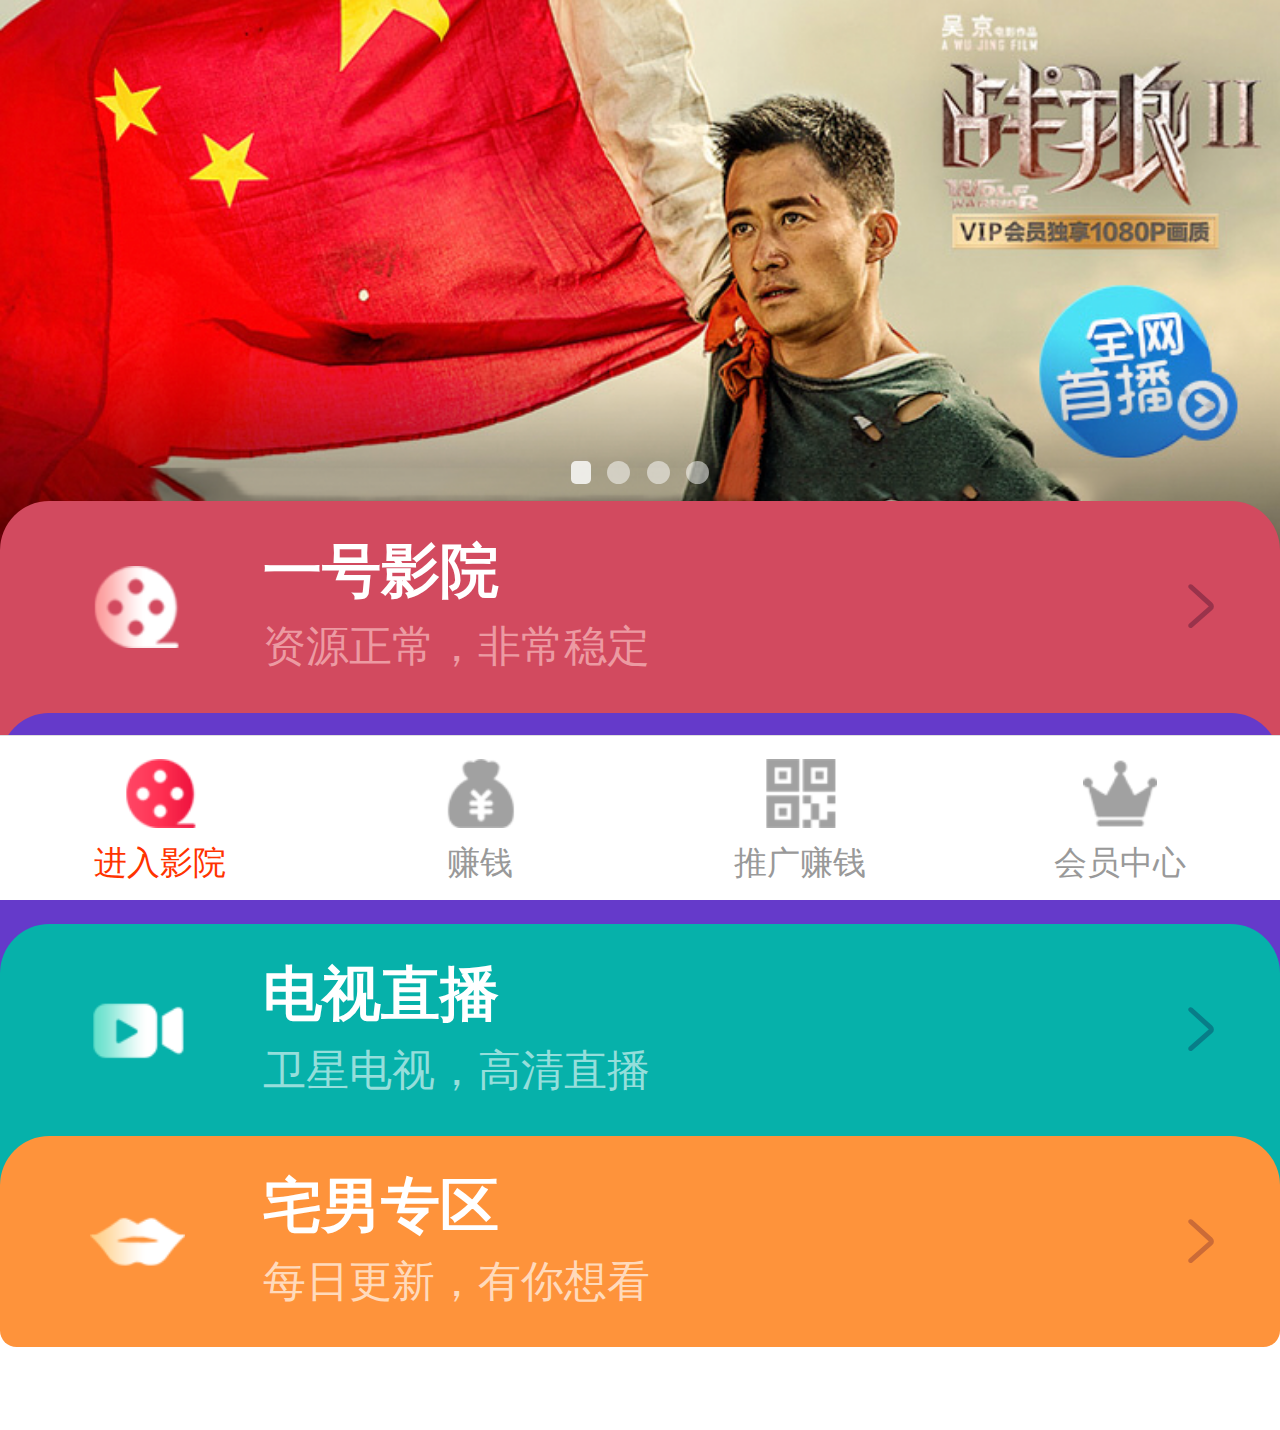
<file: index.html>
<!DOCTYPE html><html><head><meta charset=utf-8><meta name=viewport content="width=device-width,initial-scale=1"><title>火箭影视</title><link href=/static/css/app.f6fae34528e2d6f6d7020a94faa5cb37.css rel=stylesheet></head><body><div id=app></div><script type=text/javascript src=/static/js/manifest.593e93c9011ac1057480.js></script><script type=text/javascript src=/static/js/vendor.5014582d296e740c3fd6.js></script><script type=text/javascript src=/static/js/app.13e2c36546fee37a10e5.js></script></body></html>
</file>
